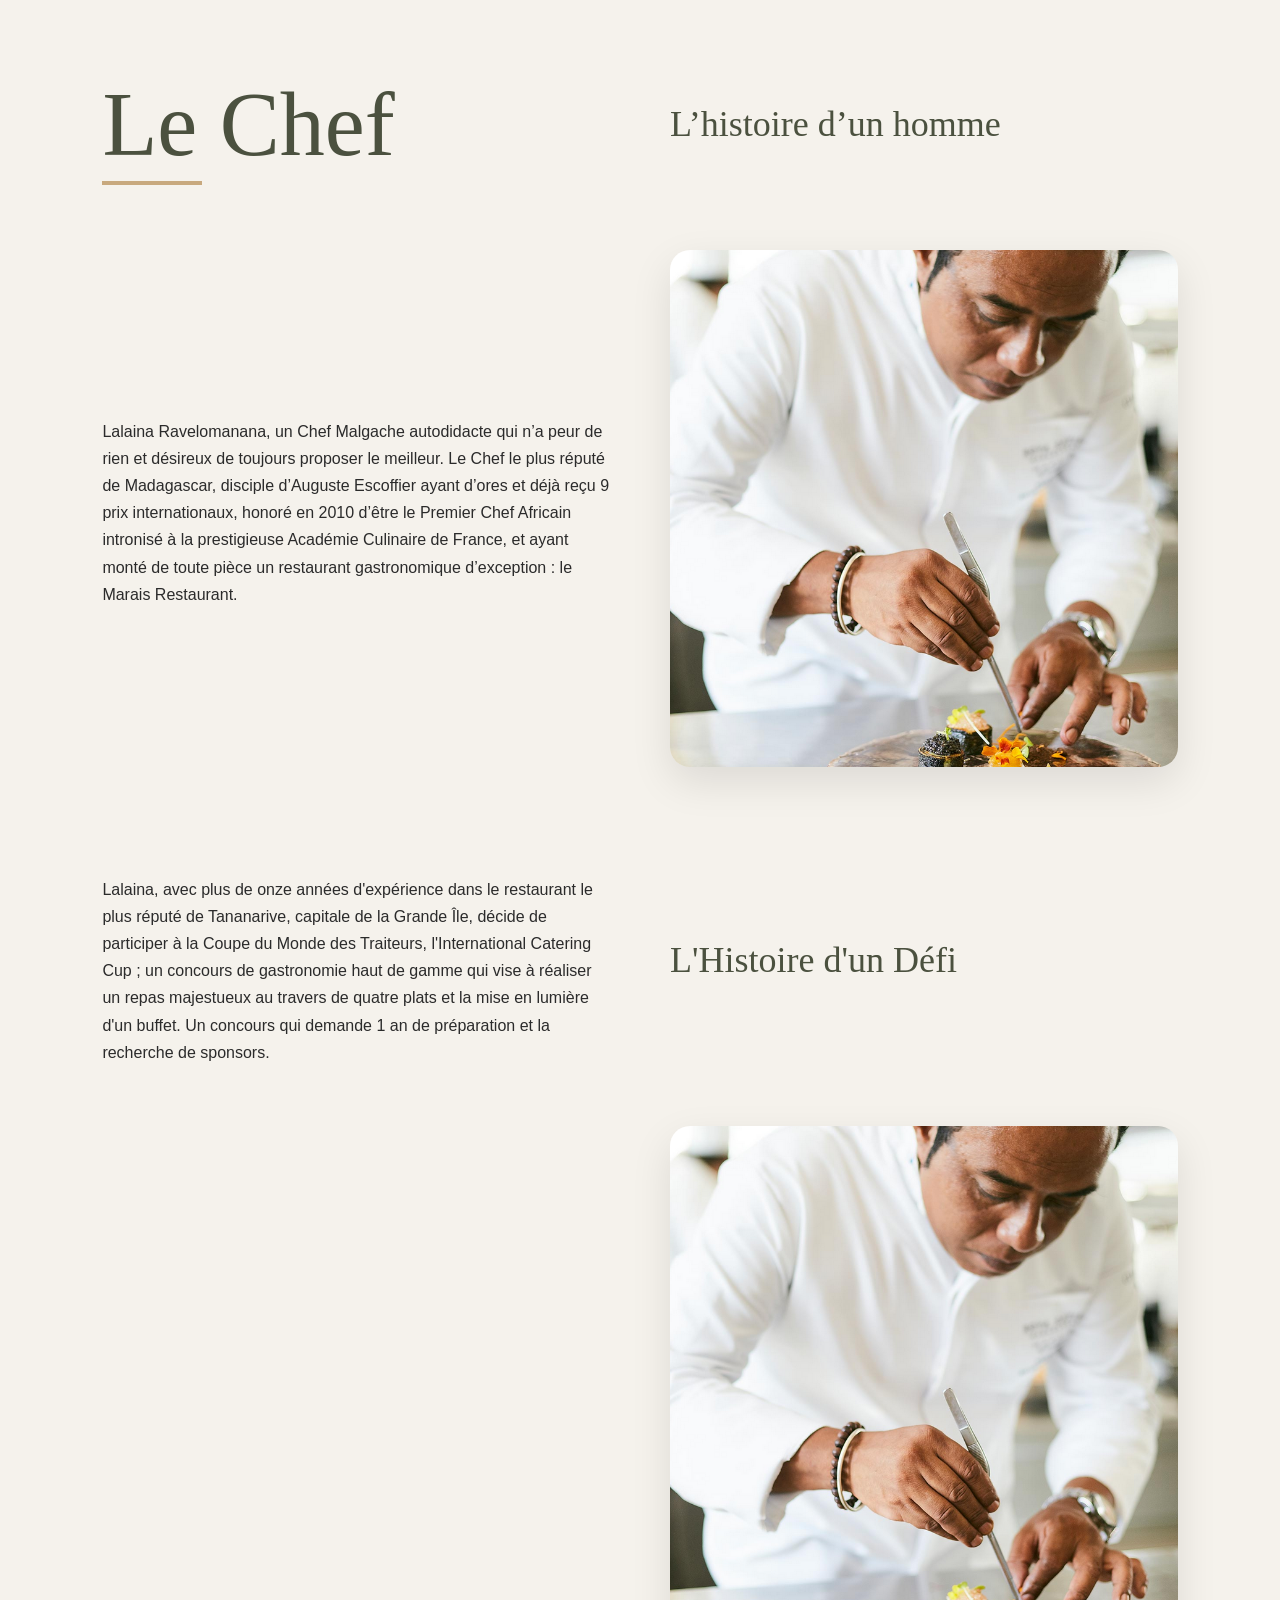
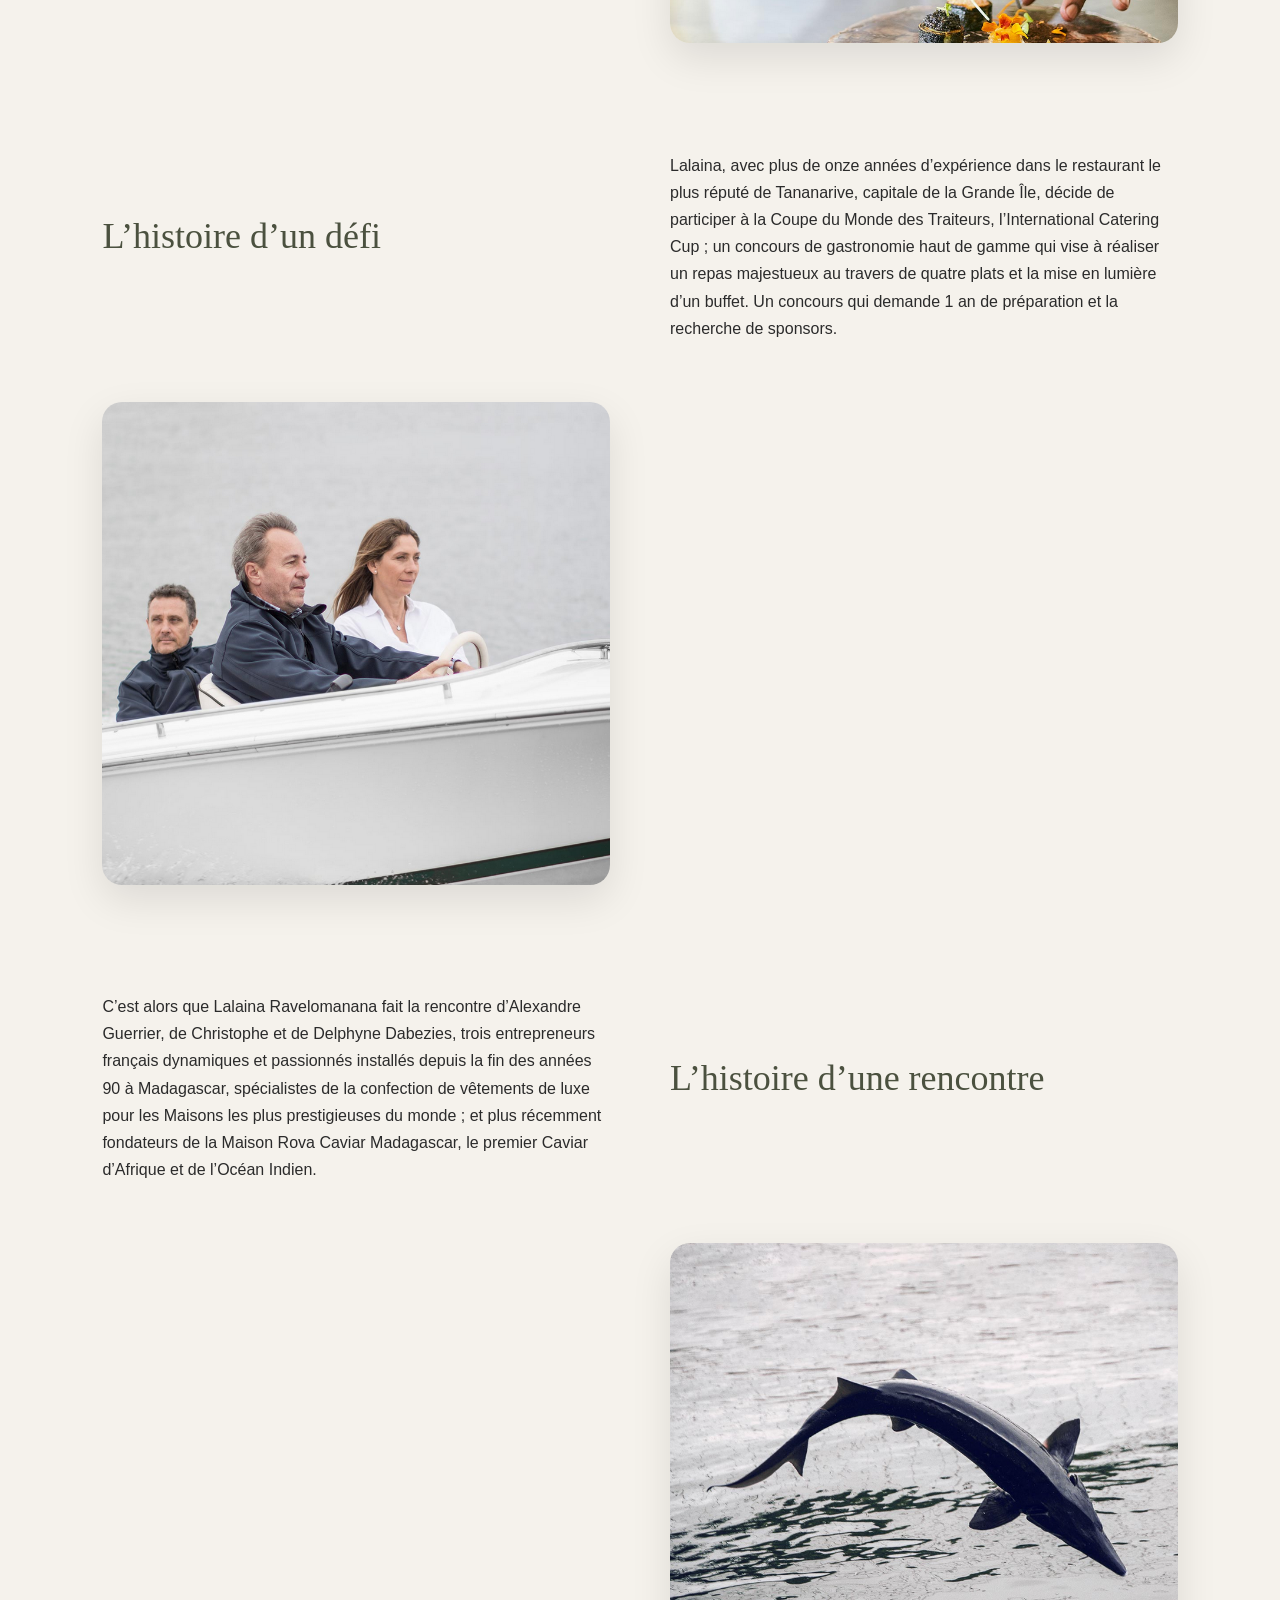
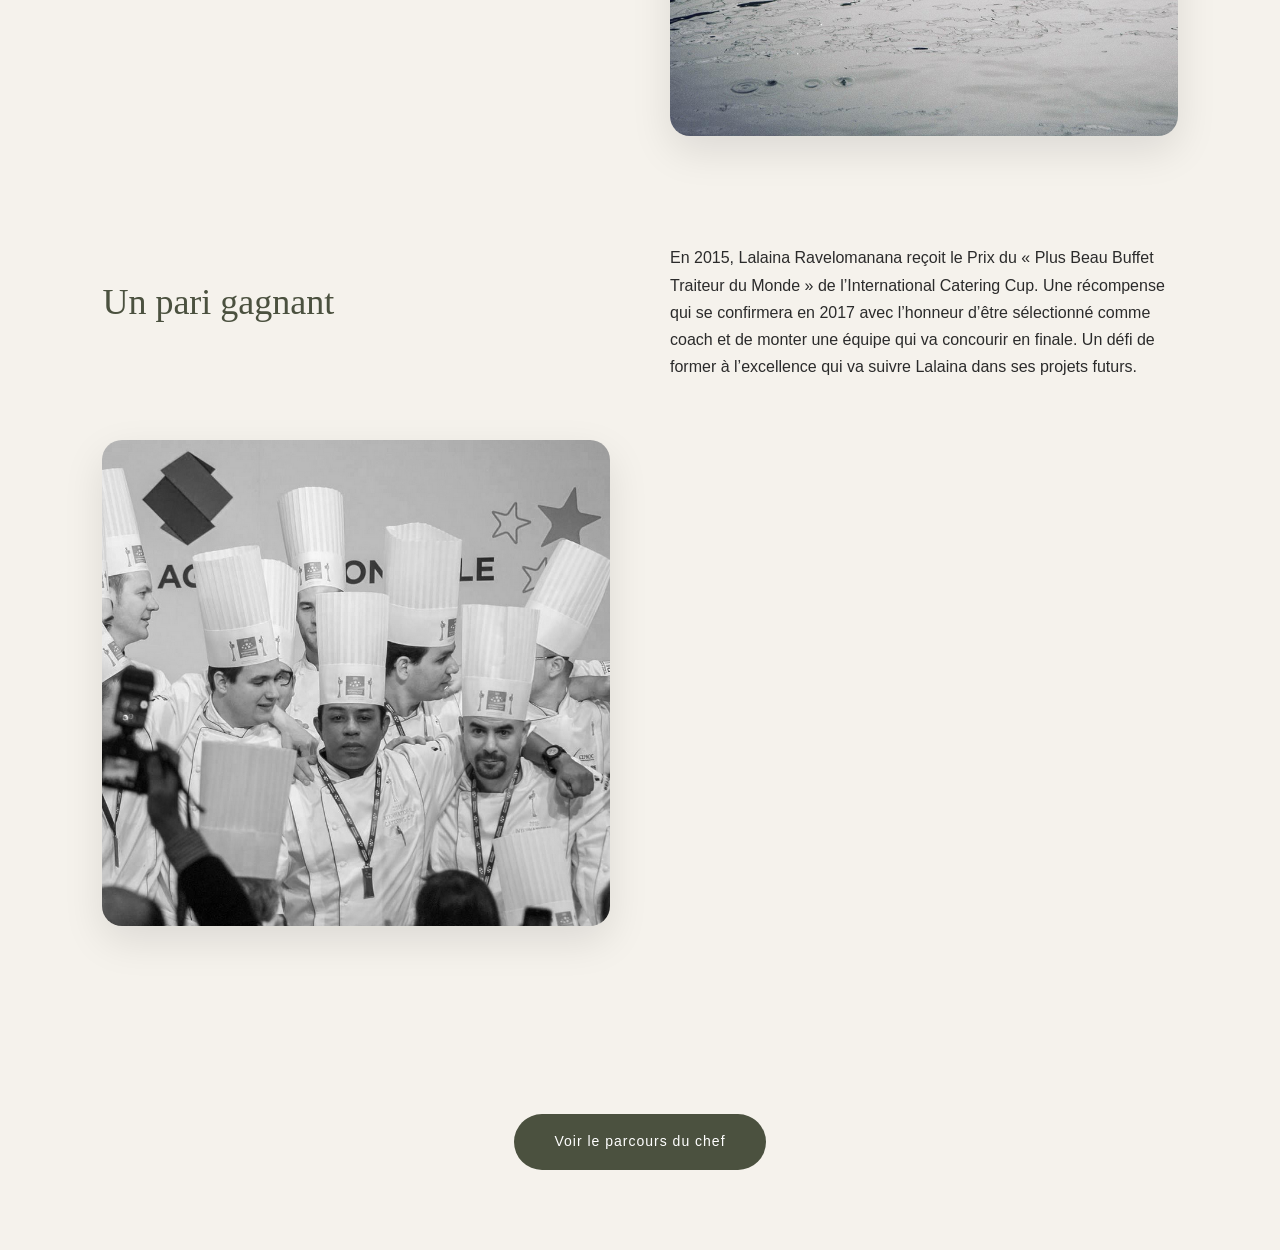
<file: Chef.html>
<!DOCTYPE html>
<html lang="fr">
<head>
  <meta charset="UTF-8" />
  <meta name="viewport" content="width=device-width, initial-scale=1.0"/>
  <title>Le Chef | Marais Restaurant</title>
  <link rel="stylesheet" href="css/Chef.css"> 
</head>
<body>
  <main class="hero-grid">

    <!-- SECTION 1 -->
    <div class="hero-content">
      <p class="section-label fade-up">Le Chef</p>
      <h1 class="hero-title fade-up">L’histoire d’un homme</h1>
      <p class="hero-body fade-up"> Lalaina Ravelomanana, un Chef Malgache autodidacte qui n’a peur de rien et désireux de toujours proposer le meilleur. 
        Le Chef le plus réputé de Madagascar, disciple d’Auguste Escoffier ayant d’ores et déjà reçu 9 prix internationaux, 
        honoré en 2010 d’être le Premier Chef Africain intronisé à la prestigieuse Académie Culinaire de France, 
        et ayant monté de toute pièce un restaurant gastronomique d’exception : le Marais Restaurant.</p>
      <div class="hero-image">
        <img src="images/image1.png" alt="Chef Lalaina Ravelomanana">
      </div>
    </div>

    <!-- SECTION 2 -->
    <div class="hero-content">
      <h1 class="hero-title fade-up">L'Histoire d'un Défi</h1>
      <p class="hero-body fade-up"> Lalaina, avec plus de onze années d'expérience dans le restaurant le plus réputé de Tananarive, capitale de la Grande Île, 
        décide de participer à la Coupe du Monde des Traiteurs, l'International Catering Cup&nbsp;; un concours de gastronomie haut de gamme 
        qui vise à réaliser un repas majestueux au travers de quatre plats et la mise en lumière d'un buffet. 
        Un concours qui demande 1&nbsp;an de préparation et la recherche de sponsors.</p>
      <div class="hero-image">
        <img src="images/image1.png" alt="Concours International Catering Cup">
      </div>
    </div>

    <!-- SECTION 3 -->
    <div class="hero-content">
      <h1 class="hero-title fade-up">L’histoire d’un défi </h1>
      <p class="hero-body fade-up"> Lalaina, avec plus de onze années d’expérience dans le restaurant le plus réputé de Tananarive, capitale de la Grande Île, décide de participer à la Coupe du Monde des Traiteurs, l’International Catering Cup ; un concours de gastronomie haut de gamme qui vise à réaliser un repas majestueux au travers de quatre plats et la mise en lumière d’un buffet. Un concours qui demande 1 an de préparation et la recherche de sponsors.</p>
      <div class="hero-image">
        <img src="images/image3.png" alt="Rencontre avec les entrepreneurs">
      </div>
    </div>

    <!-- SECTION 4 -->
    <div class="hero-content">
      <h1 class="hero-title fade-up">L’histoire d’une rencontre</h1>
      <p class="hero-body fade-up"> C’est alors que Lalaina Ravelomanana fait la rencontre d’Alexandre Guerrier, de Christophe et de Delphyne Dabezies, 
        trois entrepreneurs français dynamiques et passionnés installés depuis la fin des années 90 à Madagascar, 
        spécialistes de la confection de vêtements de luxe pour les Maisons les plus prestigieuses du monde ; 
        et plus récemment fondateurs de la Maison Rova Caviar Madagascar, le premier Caviar d’Afrique et de l’Océan Indien.</p>
      <div class="hero-image">
        <img src="images/image4.png" alt="Maison Rova Caviar Madagascar">
      </div>
    </div>

    <!-- SECTION 5 -->
    <div class="hero-content">
      <h1 class="hero-title fade-up">Un pari gagnant</h1>
      <p class="hero-body fade-up">En 2015, Lalaina Ravelomanana reçoit le Prix du « Plus Beau Buffet Traiteur du Monde » de l’International Catering Cup. 
        Une récompense qui se confirmera en 2017 avec l’honneur d’être sélectionné comme coach et de monter une équipe qui va concourir en finale. 
        Un défi de former à l’excellence qui va suivre Lalaina dans ses projets futurs.</p>
      <div class="hero-image">
        <img src="images/image5.png" alt="Prix International Catering Cup">
      </div>
    </div>

    <!-- Bouton -->
    <a href="page2.html" class="btn">Voir le parcours du chef</a>
  </main>
</body>
</html>
</file>
<file: css/Chef.css>
* {
  margin: 0;
  padding: 0;
  box-sizing: border-box;
}

body {
  font-family: "Inter", sans-serif;
  background-color: #f5f2ec;
  color: #2b2b2b;
  line-height: 1.7;
}

.hero-grid {
  display: flex;
  flex-direction: column;
  gap: 100px;
  padding: 80px 8%;
}

.hero-content {
  display: grid;
  grid-template-columns: 1fr 1fr;
  align-items: center;
  gap: 60px;
}
.hero-content:nth-child(even) {
  direction: rtl;
}
.hero-content:nth-child(even) .hero-body,
.hero-content:nth-child(even) .hero-title,
.hero-content:nth-child(even) .section-label {
  direction: ltr;
}

.section-label {
  font-family: "Playfair Display", serif;
  font-size: 90px;
  font-weight: 500;
  color: #4b513f;
  line-height: 1;
  margin-bottom: 20px;
  position: relative;
}
.section-label::after {
  content: "";
  width: 100px;
  height: 4px;
  background: #c8a97e;
  position: absolute;
  bottom: -15px;
  left: 0;
}

.hero-title {
  font-family: "Playfair Display", serif;
  font-size: 36px;
  font-weight: 500;
  margin-bottom: 20px;
  color: #4b513f;
}

.hero-body {
  font-size: 16px;
  max-width: 520px;
  opacity: 0.9;
}

.hero-image img {
  width: 100%;
  border-radius: 20px;
  object-fit: cover;
  box-shadow: 0 15px 40px rgba(0, 0, 0, 0.1);
  transition: transform 0.4s ease;
}
.hero-image img:hover {
  transform: scale(1.03);
}

.btn {
  display: inline-block;
  margin: 80px auto 0;
  padding: 16px 40px;
  background-color: #4b513f;
  color: white;
  text-decoration: none;
  border-radius: 50px;
  font-size: 14px;
  letter-spacing: 1px;
  transition: all 0.3s ease;
}
.btn:hover {
  background-color: rgb(48.4375, 52.3125, 40.6875);
  transform: translateY(-3px);
}

.fade-up {
  opacity: 0;
  transform: translateY(30px);
  animation: fadeUp 1s ease forwards;
}

@keyframes fadeUp {
  to {
    opacity: 1;
    transform: translateY(0);
  }
}
@media (max-width: 900px) {
  .hero-content {
    grid-template-columns: 1fr;
    text-align: center;
  }
  .hero-content:nth-child(even) {
    direction: ltr;
  }
  .section-label {
    font-size: 50px;
  }
  .section-label::after {
    left: 50%;
    transform: translateX(-50%);
  }
  .hero-title {
    font-size: 28px;
  }
  .hero-body {
    margin: 0 auto;
  }
}

/*# sourceMappingURL=Chef.css.map */
</file>
